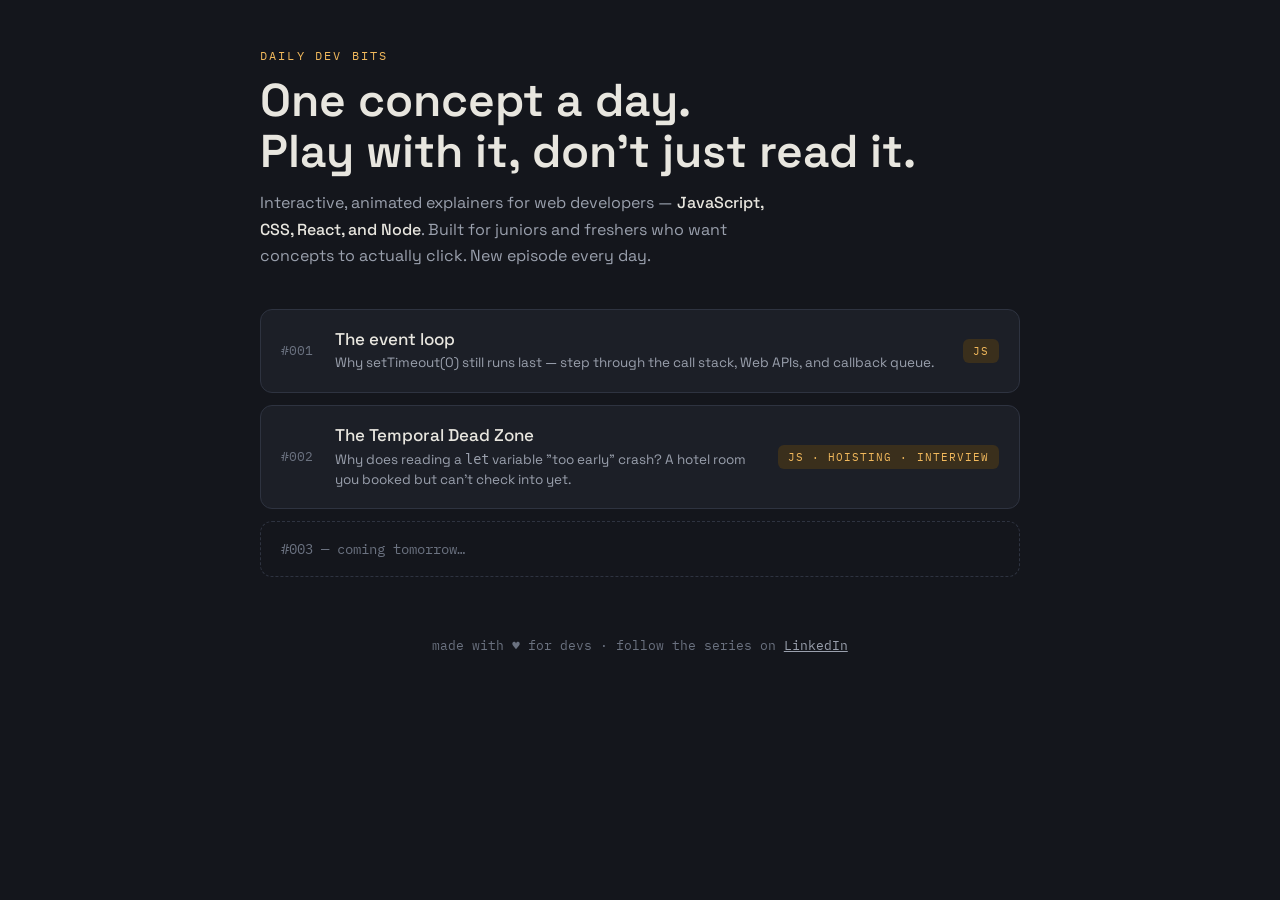
<file: index.html>
<!DOCTYPE html>
<html lang="en">
<head>
<meta charset="UTF-8">
<meta name="viewport" content="width=device-width, initial-scale=1.0">
<title>Daily Dev Bits — Interactive web dev concepts</title>
<meta name="description" content="One web development concept a day, explained interactively. JavaScript, CSS, React, Node — play with the concepts, don't just read them.">
<link rel="preconnect" href="https://fonts.googleapis.com">
<link href="https://fonts.googleapis.com/css2?family=Space+Grotesk:wght@400;500;600&family=IBM+Plex+Mono:wght@400;500&display=swap" rel="stylesheet">
<style>
  :root{
    --bg:#14161c; --panel:#1c1f27; --line:#2e3340;
    --text:#e8e6df; --dim:#9aa0ad; --faint:#6b7280;
    --js:#f2b95c; --css:#8ab4f8; --react:#5ecfb0; --node:#b3a4f5;
  }
  *{box-sizing:border-box; margin:0; padding:0;}
  body{
    background:var(--bg); color:var(--text);
    font-family:'Space Grotesk',system-ui,sans-serif;
    min-height:100vh; padding:48px 20px 80px;
    display:flex; flex-direction:column; align-items:center;
  }
  .wrap{width:100%; max-width:760px;}
  .eyebrow{
    font-family:'IBM Plex Mono',monospace; font-size:12px; letter-spacing:.18em;
    text-transform:uppercase; color:var(--js); margin-bottom:12px;
  }
  h1{font-size:clamp(30px,6vw,46px); font-weight:600; line-height:1.1; margin-bottom:14px;}
  .sub{color:var(--dim); font-size:16px; line-height:1.65; max-width:52ch; margin-bottom:40px;}
  .sub strong{color:var(--text); font-weight:500;}
  .list{display:flex; flex-direction:column; gap:12px;}
  a.card{
    display:flex; align-items:center; gap:16px;
    background:var(--panel); border:1px solid var(--line); border-radius:12px;
    padding:18px 20px; text-decoration:none; color:var(--text);
    transition:border-color .15s, transform .15s;
  }
  a.card:hover{border-color:var(--faint); transform:translateX(4px);}
  a.card:focus-visible{outline:2px solid var(--css); outline-offset:2px;}
  .num{
    font-family:'IBM Plex Mono',monospace; font-size:13px; color:var(--faint);
    min-width:38px;
  }
  .card-body{flex:1;}
  .card-title{font-size:17px; font-weight:500; margin-bottom:3px;}
  .card-desc{font-size:13.5px; color:var(--dim); line-height:1.5;}
  .tag{
    font-family:'IBM Plex Mono',monospace; font-size:10.5px; letter-spacing:.1em;
    text-transform:uppercase; padding:5px 10px; border-radius:6px; white-space:nowrap;
  }
  .tag.js{color:var(--js); background:#3a2f1c;}
  .tag.css{color:var(--css); background:#1f2c42;}
  .tag.react{color:var(--react); background:#1c352e;}
  .tag.node{color:var(--node); background:#2a2542;}
  .soon{
    border:1px dashed var(--line); border-radius:12px; padding:18px 20px;
    color:var(--faint); font-size:14px; font-family:'IBM Plex Mono',monospace;
  }
  footer{margin-top:56px; color:var(--faint); font-size:12.5px; font-family:'IBM Plex Mono',monospace; text-align:center; line-height:2;}
  footer a{color:var(--dim);}
</style>
</head>
<body>
<div class="wrap">
  <p class="eyebrow">Daily dev bits</p>
  <h1>One concept a day.<br>Play with it, don't just read it.</h1>
  <p class="sub">Interactive, animated explainers for web developers — <strong>JavaScript, CSS, React, and Node</strong>. Built for juniors and freshers who want concepts to actually click. New episode every day.</p>

  <div class="list">
    <a class="card" href="001-event-loop/">
      <span class="num">#001</span>
      <span class="card-body">
        <span class="card-title" style="display:block;">The event loop</span>
        <span class="card-desc" style="display:block;">Why setTimeout(0) still runs last — step through the call stack, Web APIs, and callback queue.</span>
      </span>
      <span class="tag js">JS</span>
    </a>
    <a class="card" href="002-temporal-dead-zone/index.html">
      <span class="num">#002</span>
      <span class="card-body">
        <span class="card-title" style="display:block;">The Temporal Dead Zone</span>
        <span class="card-desc" style="display:block;">Why does reading a <code>let</code> variable "too early" crash? A hotel room you booked but can't check into yet.</span>
      </span>
      <span class="tag js">JS · hoisting · interview</span>
    </a>
    <div class="soon">#003 — coming tomorrow…</div>
  </div>

  <footer>
    made with ♥ for devs · follow the series on <a href="https://www.linkedin.com/">LinkedIn</a>
  </footer>
</div>
</body>
</html>
</file>
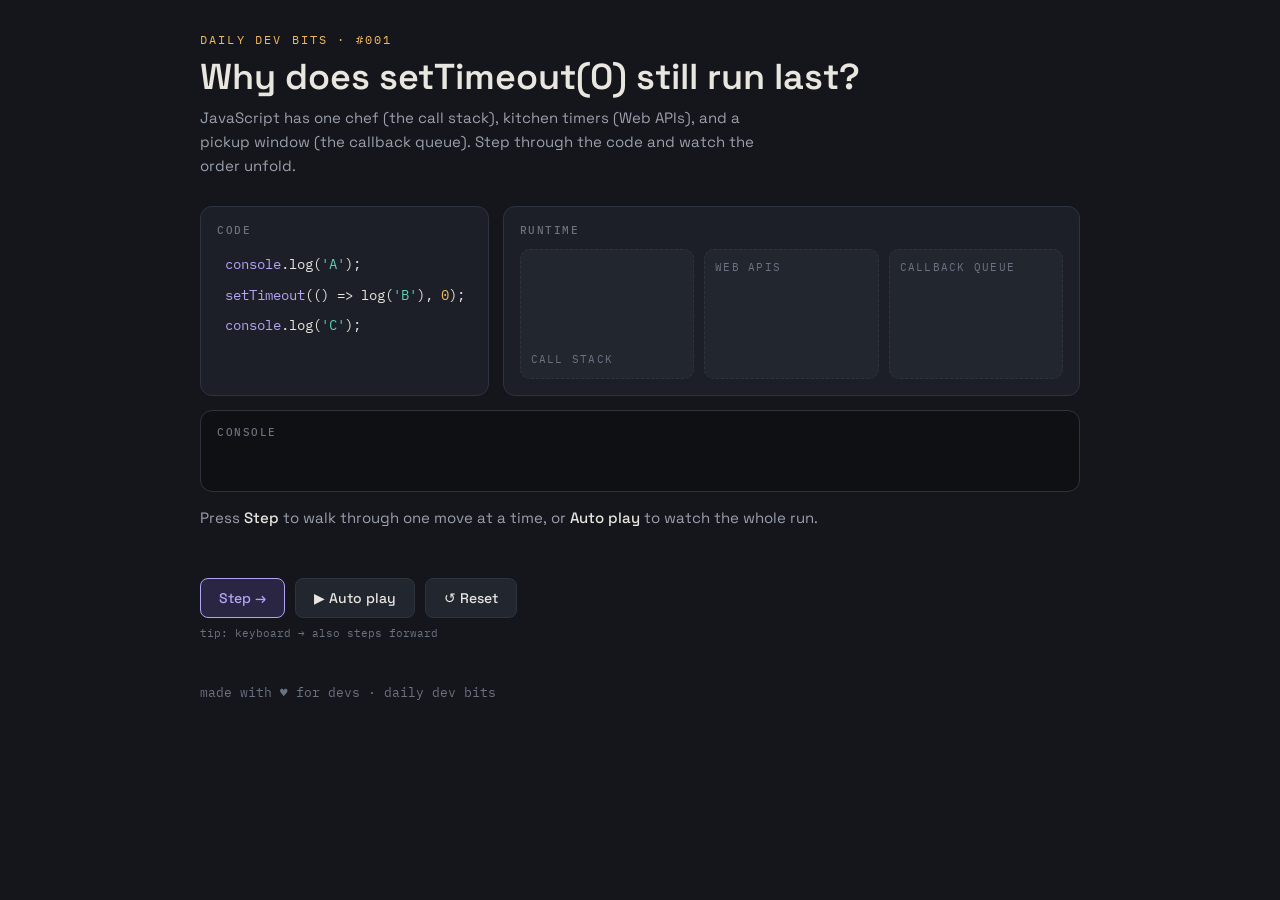
<file: 001-event-loop/index.html>
<!DOCTYPE html>
<html lang="en">
<head>
<meta charset="UTF-8">
<meta name="viewport" content="width=device-width, initial-scale=1.0">
<title>The JavaScript Event Loop — Interactive Explainer</title>
<meta name="description" content="Step through the JS event loop and see why setTimeout(0) still runs last. An interactive explainer for developers.">
<link rel="preconnect" href="https://fonts.googleapis.com">
<link href="https://fonts.googleapis.com/css2?family=Space+Grotesk:wght@400;500;600&family=IBM+Plex+Mono:wght@400;500&display=swap" rel="stylesheet">
<style>
  :root{
    --bg:#14161c; --panel:#1c1f27; --panel2:#22262f; --line:#2e3340;
    --text:#e8e6df; --dim:#9aa0ad; --faint:#6b7280;
    --stack:#b3a4f5; --stack-bg:#2a2542;
    --api:#f2b95c; --api-bg:#3a2f1c;
    --queue:#5ecfb0; --queue-bg:#1c352e;
    --run:#8ab4f8; --run-bg:#1f2c42;
  }
  *{box-sizing:border-box; margin:0; padding:0;}
  body{
    background:var(--bg); color:var(--text);
    font-family:'Space Grotesk',system-ui,sans-serif;
    min-height:100vh; padding:32px 20px 60px;
    display:flex; flex-direction:column; align-items:center;
  }
  .wrap{width:100%; max-width:880px;}
  .eyebrow{
    font-family:'IBM Plex Mono',monospace; font-size:12px; letter-spacing:.18em;
    text-transform:uppercase; color:var(--api); margin-bottom:10px;
  }
  h1{font-size:clamp(24px,4.5vw,36px); font-weight:600; line-height:1.15; margin-bottom:8px;}
  .sub{color:var(--dim); font-size:15px; max-width:56ch; line-height:1.6; margin-bottom:28px;}
  .board{
    display:grid; grid-template-columns:minmax(220px,1fr) 2fr; gap:14px; margin-bottom:14px;
  }
  @media (max-width:680px){ .board{grid-template-columns:1fr;} }
  .panel{background:var(--panel); border:1px solid var(--line); border-radius:12px; padding:16px;}
  .panel h2{
    font-family:'IBM Plex Mono',monospace; font-size:11px; letter-spacing:.14em;
    text-transform:uppercase; color:var(--faint); font-weight:500; margin-bottom:12px;
  }
  .code{font-family:'IBM Plex Mono',monospace; font-size:13.5px; line-height:2.1;}
  .code div{padding:1px 8px; border-radius:6px; transition:background .25s,color .25s; white-space:pre;}
  .code .active{background:var(--run-bg); color:var(--run);}
  .code .kw{color:var(--stack);} .code .str{color:var(--queue);} .code .num{color:var(--api);}
  .zones{display:grid; grid-template-columns:repeat(3,1fr); gap:10px;}
  @media (max-width:480px){ .zones{grid-template-columns:1fr;} }
  .zone{background:var(--panel2); border:1px dashed var(--line); border-radius:10px; padding:10px; min-height:130px; display:flex; flex-direction:column; gap:8px;}
  .zone-label{font-family:'IBM Plex Mono',monospace; font-size:10.5px; letter-spacing:.12em; text-transform:uppercase; color:var(--faint); margin-bottom:2px;}
  #z-stack{flex-direction:column-reverse; justify-content:flex-start;}
  #z-stack .zone-label{order:99;}
  .chip{
    font-family:'IBM Plex Mono',monospace; font-size:12px; padding:8px 10px; border-radius:7px;
    animation:pop .3s ease; line-height:1.4;
  }
  @keyframes pop{from{transform:scale(.85); opacity:0;} to{transform:scale(1); opacity:1;}}
  @media (prefers-reduced-motion:reduce){ .chip{animation:none;} }
  .chip.stack{background:var(--stack-bg); color:var(--stack);}
  .chip.api{background:var(--api-bg); color:var(--api);}
  .chip.queue{background:var(--queue-bg); color:var(--queue);}
  .console{
    background:#0e1014; border:1px solid var(--line); border-radius:12px;
    padding:14px 16px; margin-bottom:14px;
  }
  .console h2{font-family:'IBM Plex Mono',monospace; font-size:11px; letter-spacing:.14em; text-transform:uppercase; color:var(--faint); font-weight:500; margin-bottom:8px;}
  #out{font-family:'IBM Plex Mono',monospace; font-size:20px; font-weight:500; min-height:30px; display:flex; gap:18px;}
  #out span{animation:pop .3s ease;}
  #out .oa{color:var(--stack);} #out .oc{color:var(--run);} #out .ob{color:var(--api);}
  .narr{
    color:var(--dim); font-size:15px; line-height:1.65; min-height:52px; margin-bottom:20px; max-width:64ch;
  }
  .narr strong{color:var(--text); font-weight:500;}
  .controls{display:flex; gap:10px; flex-wrap:wrap; margin-bottom:8px;}
  button{
    font-family:'Space Grotesk',sans-serif; font-size:14px; font-weight:500;
    background:var(--panel2); color:var(--text); border:1px solid var(--line);
    border-radius:8px; padding:10px 18px; cursor:pointer; transition:border-color .15s,background .15s;
  }
  button:hover{border-color:var(--faint);}
  button:focus-visible{outline:2px solid var(--run); outline-offset:2px;}
  button.primary{background:var(--stack-bg); border-color:var(--stack); color:var(--stack);}
  .hint{font-family:'IBM Plex Mono',monospace; font-size:11px; color:var(--faint); margin-top:4px;}
  footer{margin-top:44px; color:var(--faint); font-size:12.5px; font-family:'IBM Plex Mono',monospace;}
  footer a{color:var(--dim);}
</style>
</head>
<body>
<div class="wrap">
  <p class="eyebrow">Daily dev bits · #001</p>
  <h1>Why does setTimeout(0) still run last?</h1>
  <p class="sub">JavaScript has one chef (the call stack), kitchen timers (Web APIs), and a pickup window (the callback queue). Step through the code and watch the order unfold.</p>

  <div class="board">
    <div class="panel">
      <h2>Code</h2>
      <div class="code">
        <div id="l0"><span class="kw">console</span>.log(<span class="str">'A'</span>);</div>
        <div id="l1"><span class="kw">setTimeout</span>(() =&gt; log(<span class="str">'B'</span>), <span class="num">0</span>);</div>
        <div id="l2"><span class="kw">console</span>.log(<span class="str">'C'</span>);</div>
      </div>
    </div>
    <div class="panel">
      <h2>Runtime</h2>
      <div class="zones">
        <div class="zone" id="z-stack"><span class="zone-label">Call stack</span></div>
        <div class="zone" id="z-api"><span class="zone-label">Web APIs</span></div>
        <div class="zone" id="z-queue"><span class="zone-label">Callback queue</span></div>
      </div>
    </div>
  </div>

  <div class="console">
    <h2>Console</h2>
    <div id="out"></div>
  </div>

  <p class="narr" id="narr">Press <strong>Step</strong> to walk through one move at a time, or <strong>Auto play</strong> to watch the whole run.</p>

  <div class="controls">
    <button class="primary" id="stepBtn">Step →</button>
    <button id="playBtn">▶ Auto play</button>
    <button id="resetBtn">↺ Reset</button>
  </div>
  <p class="hint">tip: keyboard → also steps forward</p>

  <footer>made with ♥ for devs · daily dev bits</footer>
</div>

<script>
const steps = [
  { line:0, stack:["console.log('A')"], api:[], queue:[], out:[],
    narr:"<strong>Line 1.</strong> console.log('A') is pushed onto the call stack. The chef starts cooking it." },
  { line:0, stack:[], api:[], queue:[], out:["A"],
    narr:"It prints <strong>A</strong> and pops off. The stack is empty again." },
  { line:1, stack:["setTimeout(cb, 0)"], api:[], queue:[], out:["A"],
    narr:"<strong>Line 2.</strong> setTimeout goes on the stack — but JS doesn't babysit the timer itself." },
  { line:1, stack:[], api:["⏱ timer (0ms)"], queue:[], out:["A"],
    narr:"The timer is handed off to the <strong>browser's Web API</strong>. The chef is instantly free again — that's the whole trick of async." },
  { line:2, stack:["console.log('C')"], api:["⏱ timer (0ms)"], queue:[], out:["A"],
    narr:"<strong>Line 3</strong> doesn't wait. console.log('C') jumps straight onto the now-empty stack." },
  { line:2, stack:[], api:["⏱ timer (0ms)"], queue:[], out:["A","C"],
    narr:"<strong>C prints before B</strong> — even though the timer was 0ms. Synchronous code never waits for timers." },
  { line:-1, stack:[], api:[], queue:["() => log('B')"], out:["A","C"],
    narr:"The timer fires. But the callback can't interrupt anyone — it queues up at the <strong>pickup window</strong> and waits." },
  { line:-1, stack:["() => log('B')"], api:[], queue:[], out:["A","C"],
    narr:"The <strong>event loop</strong> checks: stack empty? Yes. Queue has something? Yes. It pushes the callback onto the stack." },
  { line:-1, stack:[], api:[], queue:[], out:["A","C","B"],
    narr:"<strong>B finally prints.</strong> Final order: A → C → B. setTimeout(0) means “as soon as the stack is clear” — never “right now.”" }
];
let i = -1, timer = null;
const $ = id => document.getElementById(id);
const outClass = { A:"oa", C:"oc", B:"ob" };

function fill(zone, items, cls){
  const z = $(zone);
  z.querySelectorAll('.chip').forEach(c => c.remove());
  items.forEach(t => {
    const d = document.createElement('div');
    d.className = 'chip ' + cls;
    d.textContent = t;
    z.appendChild(d);
  });
}
function render(){
  const s = i < 0
    ? { line:-1, stack:[], api:[], queue:[], out:[], narr:"Press <strong>Step</strong> to walk through one move at a time, or <strong>Auto play</strong> to watch the whole run." }
    : steps[i];
  [0,1,2].forEach(n => $('l'+n).classList.toggle('active', s.line === n));
  fill('z-stack', s.stack, 'stack');
  fill('z-api',   s.api,   'api');
  fill('z-queue', s.queue, 'queue');
  $('out').innerHTML = s.out.map(c => `<span class="${outClass[c]}">${c}</span>`).join('');
  $('narr').innerHTML = s.narr;
}
function stopPlay(){
  if (timer){ clearInterval(timer); timer = null; $('playBtn').textContent = '▶ Auto play'; }
}
function step(){
  if (i < steps.length - 1){ i++; render(); }
  else stopPlay();
}
$('stepBtn').onclick = () => { stopPlay(); step(); };
$('playBtn').onclick = () => {
  if (timer){ stopPlay(); return; }
  if (i >= steps.length - 1) i = -1;
  $('playBtn').textContent = '⏸ Pause';
  timer = setInterval(step, 2000);
  step();
};
$('resetBtn').onclick = () => { stopPlay(); i = -1; render(); };
document.addEventListener('keydown', e => {
  if (e.key === 'ArrowRight'){ stopPlay(); step(); }
});
render();
</script>
</body>
</html>
</file>
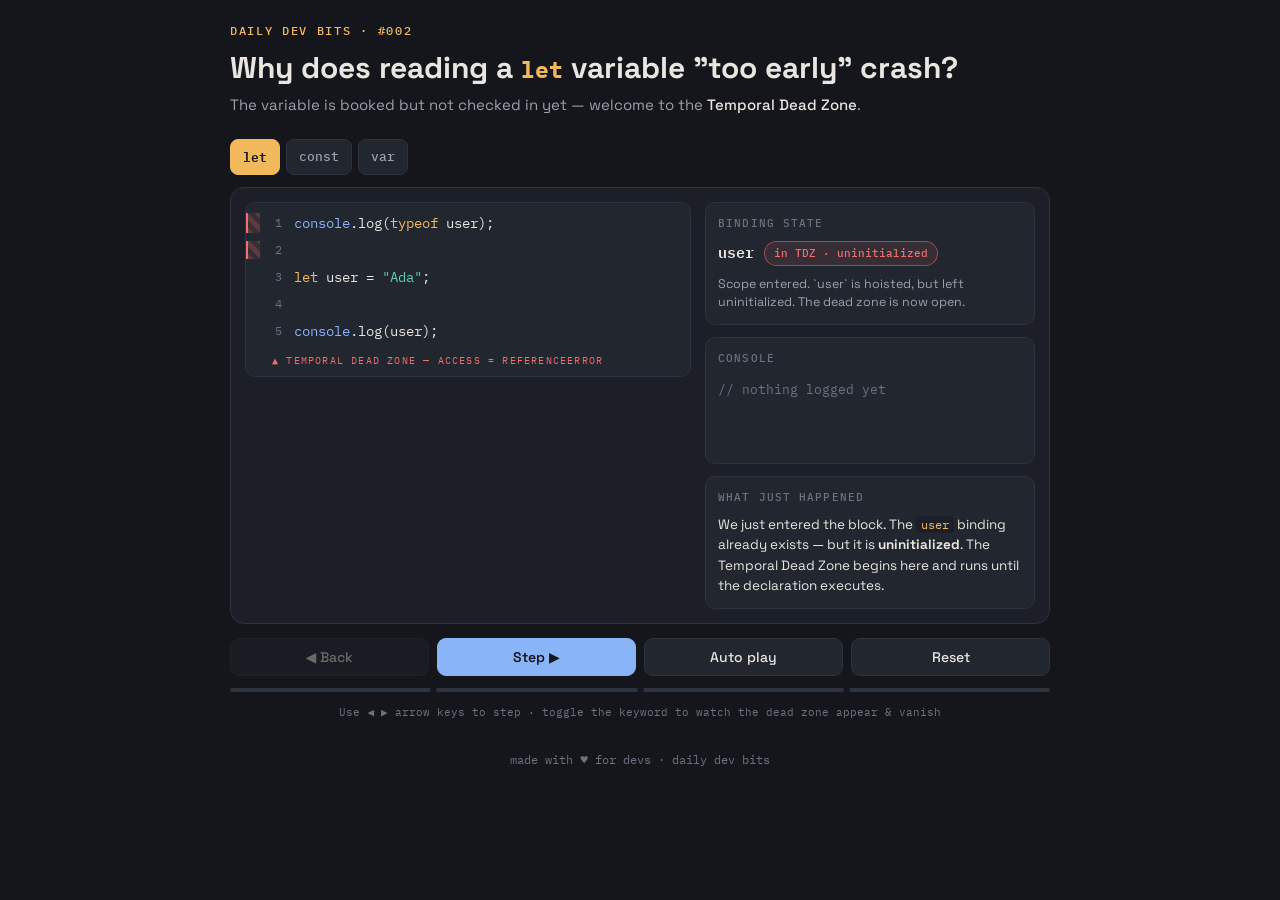
<file: 002-temporal-dead-zone/index.html>
<!DOCTYPE html>
<html lang="en">
<head>
<meta charset="UTF-8" />
<meta name="viewport" content="width=device-width, initial-scale=1.0" />
<title>Daily Dev Bits #002 · The Temporal Dead Zone</title>
<link rel="preconnect" href="https://fonts.googleapis.com" />
<link rel="preconnect" href="https://fonts.gstatic.com" crossorigin />
<link href="https://fonts.googleapis.com/css2?family=Space+Grotesk:wght@400;500;700&family=IBM+Plex+Mono:wght@400;500;600&display=swap" rel="stylesheet" />
<style>
  :root{
    --bg:#14161c; --panel:#1c1f27; --panel2:#22262f; --border:#2e3340;
    --text:#e8e6df; --sec:#9aa0ad; --faint:#6b7280;
    --violet:#b3a4f5; --amber:#f2b95c; --teal:#5ecfb0; --blue:#8ab4f8;
    --danger:#ef6f6c;
    --ui:'Space Grotesk',system-ui,sans-serif; --mono:'IBM Plex Mono',ui-monospace,monospace;
  }
  *{box-sizing:border-box}
  html,body{margin:0}
  body{
    background:var(--bg); color:var(--text); font-family:var(--ui);
    line-height:1.5; padding:22px 16px 40px; -webkit-font-smoothing:antialiased;
  }
  .wrap{max-width:820px; margin:0 auto}
  .eyebrow{
    font-family:var(--mono); text-transform:uppercase; letter-spacing:.14em;
    font-size:12px; color:var(--amber); font-weight:500; margin:0 0 10px;
  }
  h1{font-size:clamp(22px,5vw,30px); line-height:1.2; margin:0 0 8px; font-weight:700}
  .sub{color:var(--sec); margin:0 0 22px; font-size:15px}
  .sub b{color:var(--text); font-weight:500}

  .stage{
    display:grid; grid-template-columns:1.15fr .85fr; gap:14px;
    background:var(--panel); border:1px solid var(--border); border-radius:14px; padding:14px;
  }
  @media(max-width:640px){ .stage{grid-template-columns:1fr} }

  /* keyword toggle */
  .kw{display:flex; gap:6px; margin:0 0 12px; flex-wrap:wrap}
  .kw button{
    font-family:var(--mono); font-size:13px; font-weight:500; cursor:pointer;
    background:var(--panel2); color:var(--sec); border:1px solid var(--border);
    padding:6px 12px; border-radius:8px; transition:.15s;
  }
  .kw button:hover{color:var(--text); border-color:var(--faint)}
  .kw button[aria-pressed="true"]{color:var(--bg); background:var(--amber); border-color:var(--amber); font-weight:600}

  /* code panel */
  .codewrap{background:var(--panel2); border:1px solid var(--border); border-radius:10px; overflow:hidden}
  .code{font-family:var(--mono); font-size:13.5px; margin:0; padding:6px 0}
  .line{display:grid; grid-template-columns:14px 34px 1fr; align-items:center; padding:4px 12px 4px 0; position:relative}
  .gutter{width:14px; height:100%; align-self:stretch}
  .ln{color:var(--faint); text-align:right; padding-right:12px; font-size:12px; user-select:none}
  .src{white-space:pre; color:var(--text)}
  .tok-kw{color:var(--amber)} .tok-fn{color:var(--blue)} .tok-str{color:var(--teal)} .tok-com{color:var(--faint)}
  .line.tdz .gutter{background:repeating-linear-gradient(45deg,rgba(239,111,108,.28),rgba(239,111,108,.28) 5px,rgba(239,111,108,.10) 5px,rgba(239,111,108,.10) 10px); box-shadow:inset 2px 0 var(--danger)}
  .line.active{background:rgba(138,180,248,.10)}
  .line.active .ln{color:var(--blue)}
  .pointer{position:absolute; left:2px; color:var(--blue); font-size:12px; opacity:0; transition:opacity .15s}
  .line.active .pointer{opacity:1}
  .zonelabel{
    font-family:var(--mono); font-size:10px; letter-spacing:.12em; text-transform:uppercase;
    color:var(--danger); padding:2px 12px 8px 26px; margin:0;
  }
  .zonelabel.off{display:none}

  /* right column */
  .rc{display:flex; flex-direction:column; gap:12px}
  .card{background:var(--panel2); border:1px solid var(--border); border-radius:10px; padding:12px}
  .card h3{
    font-family:var(--mono); text-transform:uppercase; letter-spacing:.1em; font-size:11px;
    color:var(--faint); margin:0 0 10px; font-weight:500;
  }
  .binding{display:flex; align-items:center; gap:10px; flex-wrap:wrap}
  .bname{font-family:var(--mono); font-size:15px; font-weight:600}
  .badge{
    font-family:var(--mono); font-size:11px; padding:3px 9px; border-radius:999px;
    border:1px solid var(--border); font-weight:500;
    animation:pop .25s ease;
  }
  @keyframes pop{from{transform:scale(.85);opacity:0}to{transform:scale(1);opacity:1}}
  .badge.tdz{color:var(--danger); border-color:rgba(239,111,108,.5); background:rgba(239,111,108,.10)}
  .badge.undef{color:var(--sec); background:var(--panel)}
  .badge.ok{color:var(--teal); border-color:rgba(94,207,176,.5); background:rgba(94,207,176,.10)}
  .phase{font-size:12.5px; color:var(--sec); margin:9px 0 0}

  .console{font-family:var(--mono); font-size:12.5px; min-height:74px}
  .console .row{padding:3px 0; border-top:1px dashed var(--border)}
  .console .row:first-child{border-top:0}
  .c-log{color:var(--text)} .c-err{color:var(--danger)} .c-dim{color:var(--faint)}

  .narr{font-size:13.5px; color:var(--text); min-height:56px}
  .narr code{font-family:var(--mono); font-size:12px; background:var(--panel); padding:1px 5px; border-radius:4px; color:var(--amber)}

  /* controls */
  .controls{display:flex; gap:8px; margin:14px 0 4px; flex-wrap:wrap}
  .controls button{
    font-family:var(--ui); font-size:14px; font-weight:500; cursor:pointer;
    background:var(--panel2); color:var(--text); border:1px solid var(--border);
    padding:9px 16px; border-radius:9px; transition:.15s; flex:1; min-width:96px;
  }
  .controls button:hover:not(:disabled){border-color:var(--blue); color:var(--blue)}
  .controls button:disabled{opacity:.4; cursor:not-allowed}
  .controls button.primary{background:var(--blue); color:var(--bg); border-color:var(--blue); font-weight:600}
  .controls button.primary:hover:not(:disabled){filter:brightness(1.08); color:var(--bg)}
  .steptrack{display:flex; gap:5px; margin:12px 0 0}
  .dot{flex:1; height:4px; border-radius:2px; background:var(--border); transition:.2s}
  .dot.done{background:var(--amber)}
  .hint{font-family:var(--mono); font-size:11px; color:var(--faint); margin:12px 0 0; text-align:center}

  :focus-visible{outline:2px solid var(--blue); outline-offset:2px; border-radius:6px}

  footer{text-align:center; color:var(--faint); font-family:var(--mono); font-size:12px; margin:30px 0 0}

  @media(prefers-reduced-motion:reduce){
    *{animation:none !important; transition:none !important}
  }
</style>
</head>
<body>
<div class="wrap">
  <p class="eyebrow">Daily dev bits · #002</p>
  <h1>Why does reading a <code style="font-family:var(--mono);font-size:.75em;color:var(--amber)">let</code> variable "too early" crash?</h1>
  <p class="sub">The variable is booked but not checked in yet — welcome to the <b>Temporal Dead Zone</b>.</p>

  <div class="kw" role="group" aria-label="Choose declaration keyword">
    <button data-kw="let" aria-pressed="true">let</button>
    <button data-kw="const" aria-pressed="false">const</button>
    <button data-kw="var" aria-pressed="false">var</button>
  </div>

  <div class="stage">
    <div>
      <div class="codewrap">
        <div class="code" id="code"></div>
        <p class="zonelabel" id="zonelabel">▲ temporal dead zone — access = ReferenceError</p>
      </div>
    </div>

    <div class="rc">
      <div class="card">
        <h3>Binding state</h3>
        <div class="binding">
          <span class="bname">user</span>
          <span class="badge" id="badge">—</span>
        </div>
        <p class="phase" id="phase"></p>
      </div>

      <div class="card">
        <h3>Console</h3>
        <div class="console" id="console"></div>
      </div>

      <div class="card">
        <h3>What just happened</h3>
        <div class="narr" id="narr"></div>
      </div>
    </div>
  </div>

  <div class="controls">
    <button id="back">◀ Back</button>
    <button id="step" class="primary">Step ▶</button>
    <button id="auto">Auto play</button>
    <button id="reset">Reset</button>
  </div>
  <div class="steptrack" id="track" aria-hidden="true"></div>
  <p class="hint">Use ◀ ▶ arrow keys to step · toggle the keyword to watch the dead zone appear &amp; vanish</p>

  <footer>made with ♥ for devs · daily dev bits</footer>
</div>

<script>
(function(){
  var kw = 'let';
  var step = 0;            // 0..4  (0 = scope entered, 4 = done)
  var MAX = 4;
  var timer = null;

  // source lines: [lineNo, htmlTokens]. line 3 is the declaration (index 2).
  function srcLines(k){
    return [
      ['1','<span class="tok-fn">console</span>.log(<span class="tok-kw">typeof</span> user);'],
      ['2',''],
      ['3','<span class="tok-kw">'+k+'</span> user = <span class="tok-str">"Ada"</span>;'],
      ['4',''],
      ['5','<span class="tok-fn">console</span>.log(user);']
    ];
  }

  // per-step model. lineIdx = which code line is "active" (-1 = scope entry, none highlighted)
  var LET = [
    { line:-1, badge:['tdz','in TDZ · uninitialized'], phase:'Scope entered. `user` is hoisted, but left uninitialized. The dead zone is now open.',
      log:null, narr:'We just entered the block. The <code>user</code> binding already exists — but it is <b>uninitialized</b>. The Temporal Dead Zone begins here and runs until the declaration executes.' },
    { line:0, badge:['tdz','in TDZ · uninitialized'], phase:'Line 1 reads `user` while it is still in the TDZ.',
      log:['err','💥 ReferenceError: Cannot access \'user\' before initialization'],
      narr:'Line 1 tries to read <code>user</code> before its declaration ran. Reject. And note — <code>typeof</code> does <b>not</b> save you inside the TDZ; it throws too.' },
    { line:2, badge:['ok','"Ada"'], phase:'The declaration ran. `user` is now initialized — TDZ closed.',
      log:['dim','// user initialized → "Ada"'],
      narr:'<code>'+ '{kw}' +' user = "Ada"</code> executes. The binding is initialized and the dead zone <b>ends right here</b>. Everything below this line is safe.' },
    { line:4, badge:['ok','"Ada"'], phase:'Line 5 reads `user` after initialization.',
      log:['log','Ada'],
      narr:'Line 5 reads <code>user</code> cleanly and logs <b>"Ada"</b>. Same access as line 1 — the only difference is <i>when</i> it ran. That is why it is called <i>temporal</i>.' }
  ];
  var VAR = [
    { line:-1, badge:['undef','undefined'], phase:'Scope entered. `var user` is hoisted AND initialized to `undefined`. No dead zone.',
      log:null, narr:'With <code>var</code>, the binding is hoisted <b>and</b> immediately initialized to <code>undefined</code>. There is no Temporal Dead Zone at all.' },
    { line:0, badge:['undef','undefined'], phase:'Line 1 reads `user` — no error.',
      log:['log','undefined'],
      narr:'<code>typeof user</code> returns <code>"undefined"</code>. No crash — but also not the value you probably expected yet. This is how <code>var</code> bugs stay silent.' },
    { line:2, badge:['ok','"Ada"'], phase:'The assignment ran.',
      log:['dim','// user = "Ada"'],
      narr:'<code>var user = "Ada"</code> assigns the value. Nothing dramatic happened here because the binding was already usable from the top.' },
    { line:4, badge:['ok','"Ada"'], phase:'Line 5 reads `user`.',
      log:['log','Ada'],
      narr:'Line 5 logs <b>"Ada"</b>. With <code>var</code> the whole run is error-free — which is exactly why the loud <code>let</code>/<code>const</code> behaviour is usually the safer default.' }
  ];

  var model = { let:LET, const:LET, var:VAR };

  var elCode = document.getElementById('code');
  var elZone = document.getElementById('zonelabel');
  var elBadge = document.getElementById('badge');
  var elPhase = document.getElementById('phase');
  var elConsole = document.getElementById('console');
  var elNarr = document.getElementById('narr');
  var elTrack = document.getElementById('track');
  var elStep = document.getElementById('step');
  var elBack = document.getElementById('back');
  var elAuto = document.getElementById('auto');

  // build track dots
  for(var i=0;i<MAX;i++){ var d=document.createElement('div'); d.className='dot'; elTrack.appendChild(d); }
  var dots = elTrack.querySelectorAll('.dot');

  function renderCode(){
    var lines = srcLines(kw);
    var m = model[kw];
    var s = m[Math.min(step, MAX-1)];
    var activeLine = step===0 ? -99 : s.line; // before first Step, nothing active
    var declRan = step>=2; // TDZ collapses the moment the declaration line executes
    var showTDZ = (kw!=='var');
    var html='';
    for(var i=0;i<lines.length;i++){
      var inTDZ = showTDZ && !declRan && (i<2); // lines above the declaration are the dead region
      var cls='line'+(inTDZ?' tdz':'')+(i===activeLine?' active':'');
      html+='<div class="'+cls+'"><span class="pointer">▸</span><span class="gutter"></span>'
          + '<span class="ln">'+lines[i][0]+'</span>'
          + '<span class="src">'+lines[i][1]+'</span></div>';
    }
    elCode.innerHTML=html;
    elZone.className = 'zonelabel'+((showTDZ && !declRan)?'':' off');
  }

  function render(){
    renderCode();
    var m = model[kw];
    var idx = Math.min(step, MAX-1);
    var s = m[idx];

    // badge
    elBadge.className='badge '+s.badge[0];
    // re-trigger pop animation
    elBadge.style.animation='none'; void elBadge.offsetWidth; elBadge.style.animation='';
    elBadge.textContent=s.badge[1];
    elPhase.textContent=s.phase;

    // narration (sub {kw})
    elNarr.innerHTML = s.narr.replace('{kw}', kw);

    // console = accumulated logs up to current step
    var rows='';
    for(var i=0;i<=idx;i++){
      var lg = m[i].log;
      if(!lg) continue;
      var cc = lg[0]==='err'?'c-err':(lg[0]==='dim'?'c-dim':'c-log');
      rows+='<div class="row '+cc+'">'+lg[1]+'</div>';
    }
    elConsole.innerHTML = rows || '<div class="row c-dim">// nothing logged yet</div>';

    // dots
    for(var j=0;j<MAX;j++) dots[j].className='dot'+(j<step?' done':'');

    elBack.disabled = step<=0;
    elStep.disabled = step>=MAX;
    elStep.textContent = step>=MAX ? 'Done ✓' : 'Step ▶';
  }

  function next(){ if(step<MAX){ step++; render(); } if(step>=MAX) stopAuto(); }
  function back(){ if(step>0){ step--; render(); } }
  function reset(){ stopAuto(); step=0; render(); }

  function stopAuto(){ if(timer){ clearInterval(timer); timer=null; elAuto.textContent='Auto play'; elAuto.classList.remove('primary'); } }
  function toggleAuto(){
    if(timer){ stopAuto(); return; }
    if(step>=MAX) reset();
    elAuto.textContent='Pause'; elAuto.classList.add('primary');
    timer=setInterval(function(){ if(step>=MAX){ stopAuto(); return; } next(); }, 1400);
  }

  elStep.addEventListener('click', function(){ stopAuto(); next(); });
  elBack.addEventListener('click', function(){ stopAuto(); back(); });
  elAuto.addEventListener('click', toggleAuto);
  document.getElementById('reset').addEventListener('click', reset);

  document.querySelectorAll('.kw button').forEach(function(b){
    b.addEventListener('click', function(){
      kw=b.dataset.kw;
      document.querySelectorAll('.kw button').forEach(function(x){ x.setAttribute('aria-pressed', x===b?'true':'false'); });
      reset();
    });
  });

  document.addEventListener('keydown', function(e){
    if(e.key==='ArrowRight'){ stopAuto(); next(); e.preventDefault(); }
    else if(e.key==='ArrowLeft'){ stopAuto(); back(); e.preventDefault(); }
  });

  render();
})();
</script>
</body>
</html>
</file>
